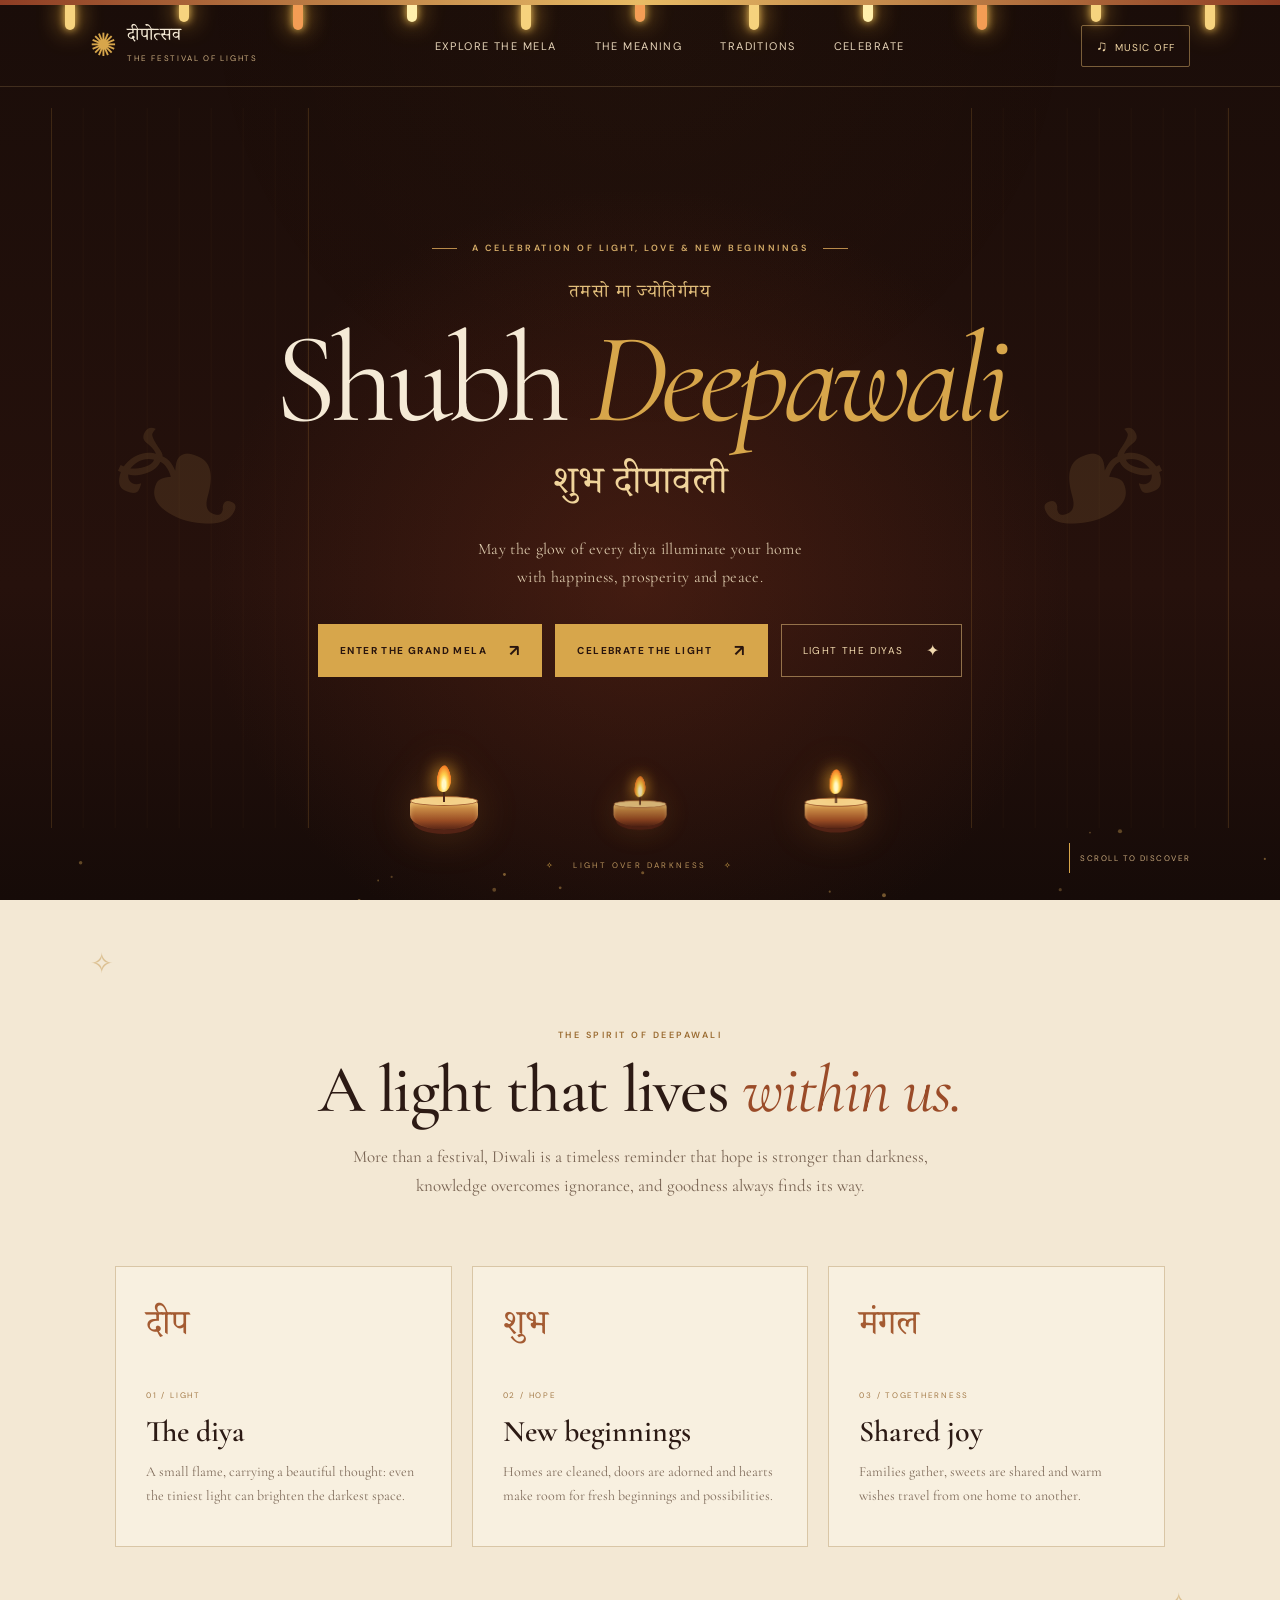
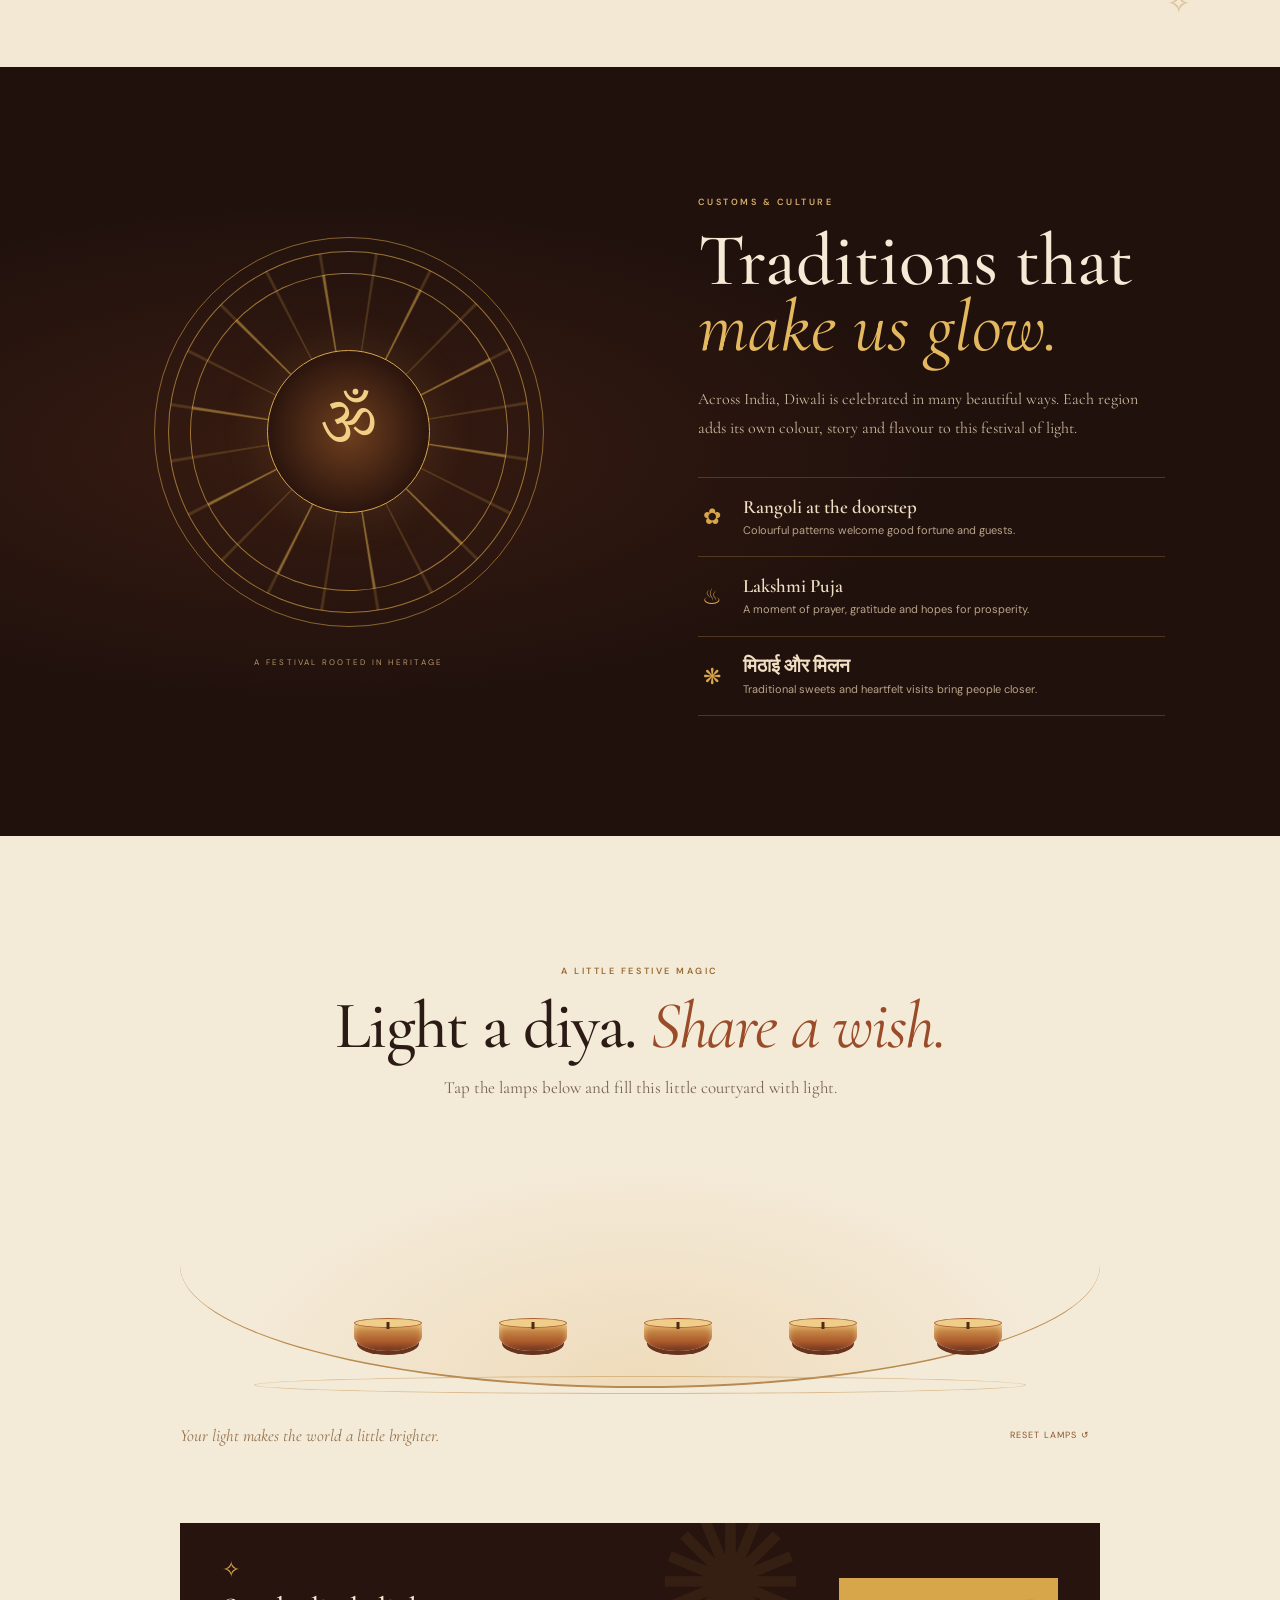
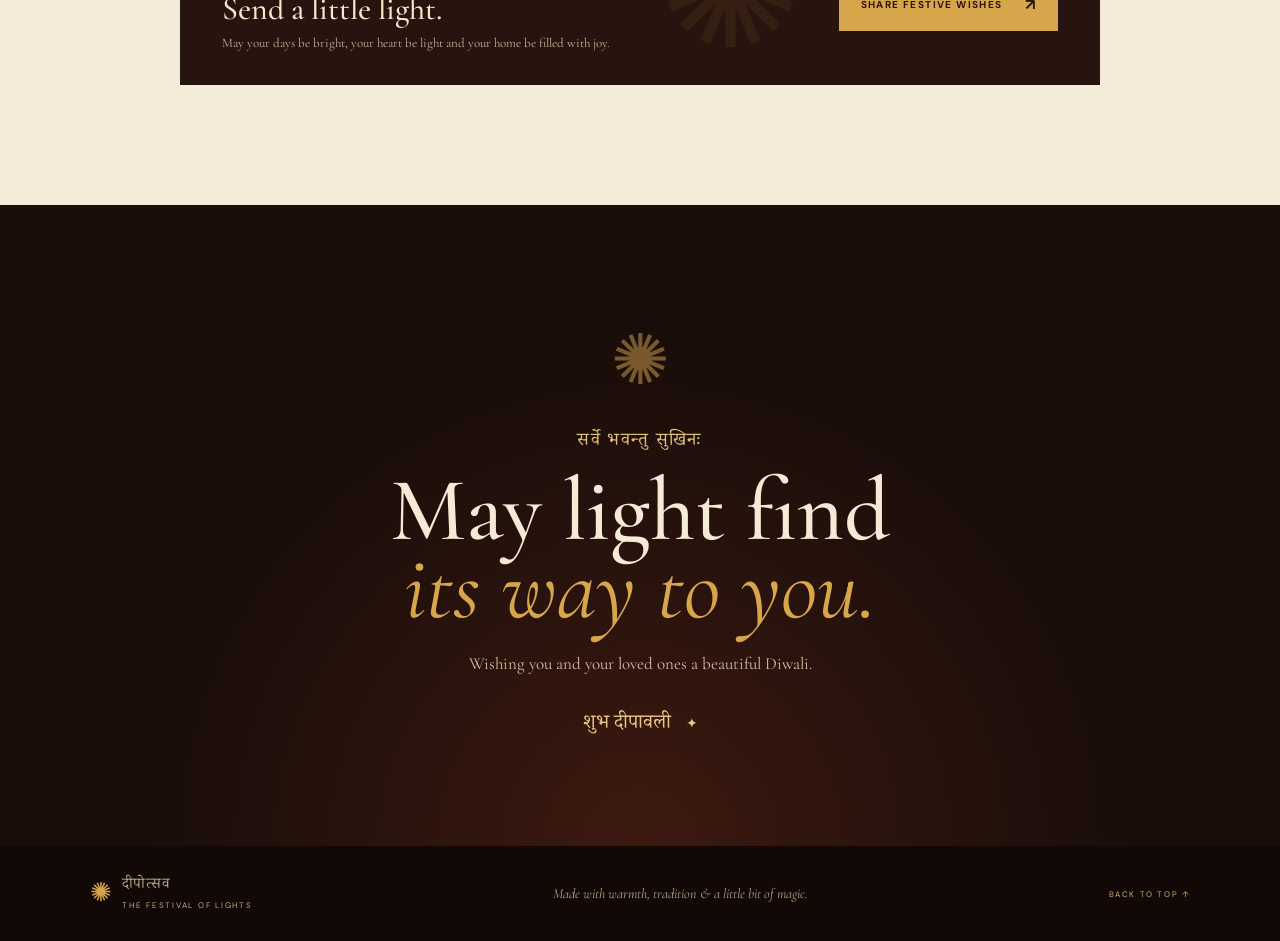
<file: index.html>
<!DOCTYPE html>
<html lang="en">
<head>
  <meta charset="UTF-8">
  <meta name="viewport" content="width=device-width, initial-scale=1.0">
  <meta name="theme-color" content="#190d0a">
  <meta name="description" content="Celebrate the Festival of Lights with a little Indian heritage, warmth and wonder. Shubh Deepawali!">
  <title>Shubh Deepawali | Festival of Lights</title>
  <link rel="preconnect" href="https://fonts.googleapis.com">
  <link rel="preconnect" href="https://fonts.gstatic.com" crossorigin>
  <link href="https://fonts.googleapis.com/css2?family=Cormorant+Garamond:wght@400;500;600;700&family=DM+Sans:wght@400;500;600;700&family=Noto+Serif+Devanagari:wght@400;500;600;700&display=swap" rel="stylesheet">
  <link rel="stylesheet" href="style.css">
</head>
<body>
  <div class="ambient-glow" aria-hidden="true"></div>
  <div class="top-border" aria-hidden="true"></div>
  <header class="site-header">
    <a class="brand" href="#home" aria-label="Deepawali home">
      <span class="brand-mark">✺</span>
      <span>दीपोत्सव <small>THE FESTIVAL OF LIGHTS</small></span>
    </a>
    <nav class="desktop-nav" aria-label="Main navigation">
      <a href="mela.html">Explore the Mela</a>
      <a href="#meaning">The Meaning</a>
      <a href="#traditions">Traditions</a>
      <a href="#celebrate">Celebrate</a>
    </nav>
    <div class="header-actions">
      <button class="icon-button" id="musicToggle" type="button" aria-pressed="false" aria-label="Turn ambient music on">
        <span class="music-icon">♫</span><span class="music-label">Music off</span>
      </button>
      <button class="menu-toggle" id="menuToggle" type="button" aria-label="Open menu" aria-expanded="false"><span></span><span></span></button>
    </div>
  </header>

  <main>
    <section class="hero" id="home">
      <div class="hero-ornament ornament-left" aria-hidden="true">❧</div>
      <div class="hero-ornament ornament-right" aria-hidden="true">❧</div>
      <div class="string-lights" aria-hidden="true">
        <span></span><span></span><span></span><span></span><span></span><span></span><span></span><span></span><span></span><span></span><span></span>
      </div>
      <div class="hero-content">
        <p class="eyebrow"><span></span> A CELEBRATION OF LIGHT, LOVE & NEW BEGINNINGS <span></span></p>
        <p class="devanagari-kicker">तमसो मा ज्योतिर्गमय</p>
        <h1>Shubh <em>Deepawali</em></h1>
        <p class="hero-hindi">शुभ दीपावली</p>
        <p class="hero-copy">May the glow of every diya illuminate your home<br class="desktop-break"> with happiness, prosperity and peace.</p>
        <div class="hero-buttons">
          <a class="button button-gold" href="mela.html">Enter the Grand Mela <span>↗</span></a>
          <a class="button button-gold" href="#celebrate">Celebrate the Light <span>↗</span></a>
          <button class="button button-quiet" id="lightAllButton" type="button">Light the diyas <span>✦</span></button>
        </div>
      </div>
      <div class="hero-diyas" aria-label="Decorative glowing oil lamps">
        <div class="diya-wrap diya-one"><div class="diya"><i class="flame"></i><b></b><span></span></div></div>
        <div class="diya-wrap diya-two"><div class="diya"><i class="flame"></i><b></b><span></span></div></div>
        <div class="diya-wrap diya-three"><div class="diya"><i class="flame"></i><b></b><span></span></div></div>
      </div>
      <div class="hero-bottom-note"><span>✧</span> LIGHT OVER DARKNESS <span>✧</span></div>
      <a class="scroll-cue" href="#meaning" aria-label="Scroll to discover"><span></span> SCROLL TO DISCOVER</a>
    </section>

    <section class="meaning section-pad" id="meaning">
      <div class="section-heading">
        <p class="eyebrow dark-eyebrow">THE SPIRIT OF DEEPAWALI</p>
        <h2>A light that lives <em>within us.</em></h2>
        <p>More than a festival, Diwali is a timeless reminder that hope is stronger than darkness, knowledge overcomes ignorance, and goodness always finds its way.</p>
      </div>
      <div class="meaning-grid">
        <article class="meaning-card">
          <div class="card-symbol">दीप</div>
          <span class="card-number">01 / LIGHT</span>
          <h3>The diya</h3>
          <p>A small flame, carrying a beautiful thought: even the tiniest light can brighten the darkest space.</p>
        </article>
        <article class="meaning-card">
          <div class="card-symbol">शुभ</div>
          <span class="card-number">02 / HOPE</span>
          <h3>New beginnings</h3>
          <p>Homes are cleaned, doors are adorned and hearts make room for fresh beginnings and possibilities.</p>
        </article>
        <article class="meaning-card">
          <div class="card-symbol">मंगल</div>
          <span class="card-number">03 / TOGETHERNESS</span>
          <h3>Shared joy</h3>
          <p>Families gather, sweets are shared and warm wishes travel from one home to another.</p>
        </article>
      </div>
    </section>

    <section class="traditions section-pad" id="traditions">
      <div class="traditions-art" aria-hidden="true">
        <div class="mandala"><div class="mandala-inner"><span>ॐ</span></div></div>
        <div class="art-caption">A FESTIVAL ROOTED IN HERITAGE</div>
      </div>
      <div class="traditions-copy">
        <p class="eyebrow">CUSTOMS & CULTURE</p>
        <h2>Traditions that<br><em>make us glow.</em></h2>
        <p class="traditions-intro">Across India, Diwali is celebrated in many beautiful ways. Each region adds its own colour, story and flavour to this festival of light.</p>
        <div class="tradition-list">
          <div><span class="tradition-icon">✿</span><p><strong>Rangoli at the doorstep</strong><small>Colourful patterns welcome good fortune and guests.</small></p></div>
          <div><span class="tradition-icon">♨</span><p><strong>Lakshmi Puja</strong><small>A moment of prayer, gratitude and hopes for prosperity.</small></p></div>
          <div><span class="tradition-icon">❋</span><p><strong> मिठाई और मिलन</strong><small>Traditional sweets and heartfelt visits bring people closer.</small></p></div>
        </div>
      </div>
    </section>

    <section class="interactive section-pad" id="celebrate">
      <div class="interactive-heading">
        <p class="eyebrow dark-eyebrow">A LITTLE FESTIVE MAGIC</p>
        <h2>Light a diya. <em>Share a wish.</em></h2>
        <p>Tap the lamps below and fill this little courtyard with light.</p>
      </div>
      <div class="diya-courtyard" id="diyaCourtyard">
        <div class="courtyard-lights" aria-hidden="true"></div>
        <div class="courtyard-diya" role="button" tabindex="0" aria-label="Light diya 1" aria-pressed="false"><div class="flame"></div><div class="lamp-bowl"><span></span></div></div>
        <div class="courtyard-diya" role="button" tabindex="0" aria-label="Light diya 2" aria-pressed="false"><div class="flame"></div><div class="lamp-bowl"><span></span></div></div>
        <div class="courtyard-diya" role="button" tabindex="0" aria-label="Light diya 3" aria-pressed="false"><div class="flame"></div><div class="lamp-bowl"><span></span></div></div>
        <div class="courtyard-diya" role="button" tabindex="0" aria-label="Light diya 4" aria-pressed="false"><div class="flame"></div><div class="lamp-bowl"><span></span></div></div>
        <div class="courtyard-diya" role="button" tabindex="0" aria-label="Light diya 5" aria-pressed="false"><div class="flame"></div><div class="lamp-bowl"><span></span></div></div>
      </div>
      <div class="courtyard-controls">
        <p id="diyaMessage" aria-live="polite">Your light makes the world a little brighter.</p>
        <button class="text-button" id="resetDiyas" type="button">Reset lamps ↺</button>
      </div>
      <div class="wish-panel">
        <div class="wish-copy"><span class="wish-star">✧</span><h3>Send a little light.</h3><p>May your days be bright, your heart be light and your home be filled with joy.</p></div>
        <button class="button button-gold" id="shareWish" type="button">Share festive wishes <span>↗</span></button>
      </div>
    </section>

    <section class="closing">
      <div class="closing-decoration" aria-hidden="true">✺</div>
      <p class="devanagari-kicker">सर्वे भवन्तु सुखिनः</p>
      <h2>May light find<br><em>its way to you.</em></h2>
      <p>Wishing you and your loved ones a beautiful Diwali.</p>
      <div class="closing-signoff">शुभ दीपावली <span>✦</span></div>
    </section>
  </main>

  <footer class="site-footer">
    <a class="brand footer-brand" href="#home"><span class="brand-mark">✺</span><span>दीपोत्सव <small>THE FESTIVAL OF LIGHTS</small></span></a>
    <p>Made with warmth, tradition & a little bit of magic.</p>
    <a href="#home" class="back-top">BACK TO TOP ↑</a>
  </footer>
  <canvas id="sparkCanvas" aria-hidden="true"></canvas>
  <script src="script.js"></script>
</body>
</html>
</file>
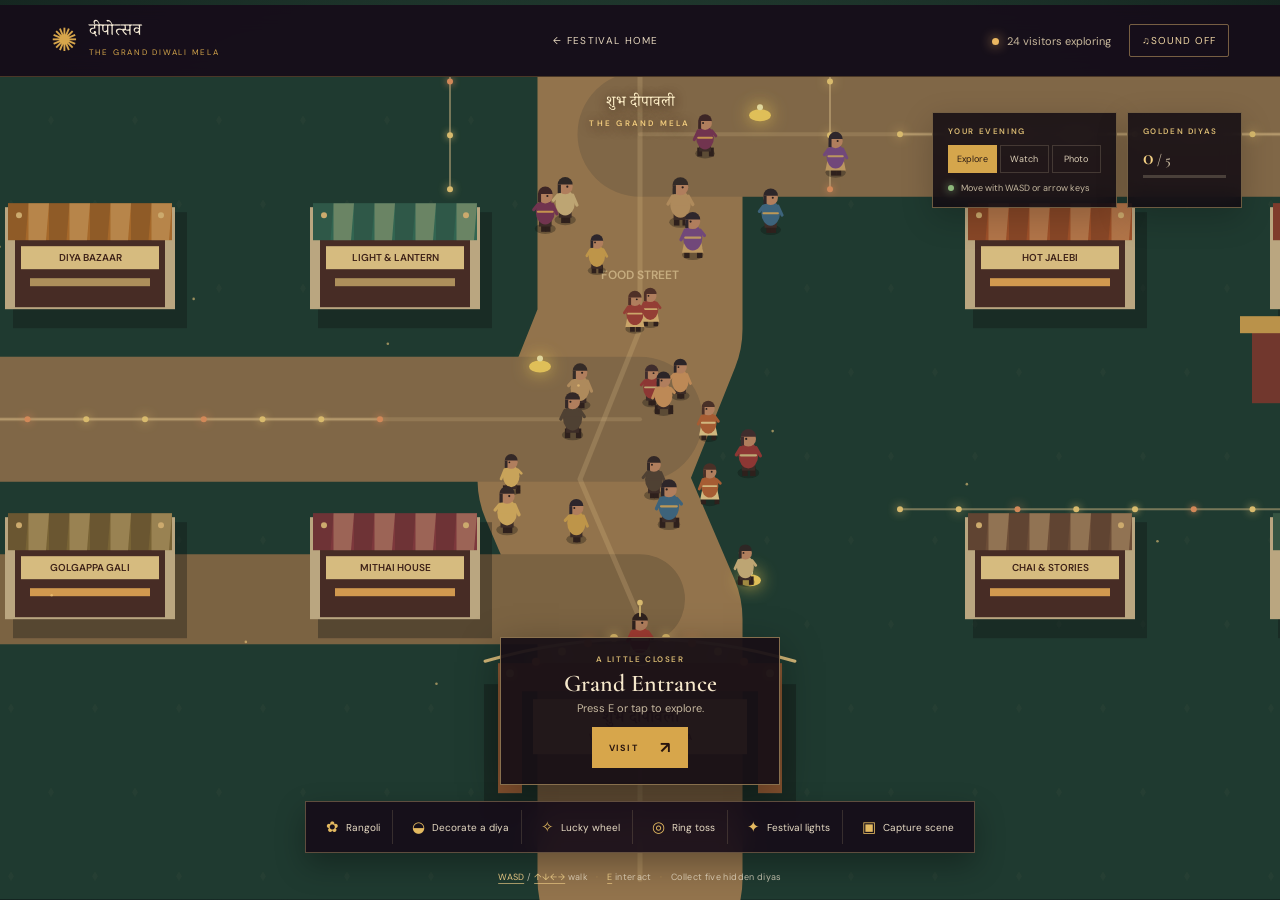
<file: mela.html>
<!DOCTYPE html>
<html lang="en">
<head>
  <meta charset="UTF-8">
  <meta name="viewport" content="width=device-width, initial-scale=1, viewport-fit=cover">
  <meta name="theme-color" content="#160d19">
  <meta name="description" content="Step into the Grand Diwali Mela: explore the fairground, meet its visitors and play festive games.">
  <title>The Grand Diwali Mela | दीपोत्सव</title>
  <link rel="preconnect" href="https://fonts.googleapis.com">
  <link rel="preconnect" href="https://fonts.gstatic.com" crossorigin>
  <link href="https://fonts.googleapis.com/css2?family=Cormorant+Garamond:wght@500;600;700&family=DM+Sans:wght@400;500;600;700&family=Noto+Serif+Devanagari:wght@500;600;700&display=swap" rel="stylesheet">
  <link rel="stylesheet" href="style.css">
  <link rel="stylesheet" href="css/mela.css">
</head>
<body class="mela-page">
  <header class="site-header mela-header">
    <a class="brand" href="index.html" aria-label="Deepawali home">
      <span class="brand-mark">✺</span>
      <span>दीपोत्सव <small>THE GRAND DIWALI MELA</small></span>
    </a>
    <a class="mela-back-link" href="index.html">← Festival home</a>
    <div class="mela-header-actions">
      <span class="visitor-count" id="visitorCount" aria-live="polite">Visitors are arriving</span>
      <button class="icon-button mela-audio-toggle" id="melaAudioToggle" type="button" aria-pressed="false" aria-label="Turn festival music on">
        <span aria-hidden="true">♫</span><span class="mela-audio-label">Sound off</span>
      </button>
    </div>
  </header>
  <main class="mela-game" id="melaGame">
    <canvas id="melaCanvas" aria-label="Interactive Diwali fairground. Use the arrow keys or WASD to explore."></canvas>
    <div class="mela-title-card" aria-hidden="true"><span>शुभ दीपावली</span><strong>THE GRAND MELA</strong></div>
    <div class="game-hud">
      <div class="hud-card mode-card">
        <span class="hud-kicker">YOUR EVENING</span>
        <div class="mode-switch" role="group" aria-label="Experience mode">
          <button type="button" data-mode="explore" aria-pressed="true">Explore</button>
          <button type="button" data-mode="watch" aria-pressed="false">Watch</button>
          <button type="button" data-mode="photographer" aria-pressed="false">Photo</button>
        </div>
        <div class="visitor-note"><span class="live-dot"></span><span id="modeStatus">Move with WASD or arrow keys</span></div>
      </div>
      <div class="hud-card mela-progress">
        <span class="hud-kicker">GOLDEN DIYAS</span>
        <strong><span id="diyaCount">0</span><small> / 5</small></strong>
        <span class="progress-track"><span id="diyaProgress"></span></span>
      </div>
    </div>
    <div class="mela-toast" id="melaToast" role="status" aria-live="polite"></div>
    <div class="nearby-card" id="nearbyCard" hidden>
      <span class="nearby-kicker">A LITTLE CLOSER</span>
      <strong id="nearbyTitle">A mela stall</strong>
      <p id="nearbyDescription">Press E or tap to explore.</p>
      <button class="button button-gold nearby-button" id="nearbyButton" type="button">Visit <span>↗</span></button>
    </div>
    <div class="touch-controls" aria-label="Touch movement controls">
      <button type="button" data-direction="up" aria-label="Walk up">▲</button>
      <div>
        <button type="button" data-direction="left" aria-label="Walk left">◀</button>
        <button type="button" data-direction="down" aria-label="Walk down">▼</button>
        <button type="button" data-direction="right" aria-label="Walk right">▶</button>
      </div>
    </div>
    <div class="mela-toolbar" role="toolbar" aria-label="Festival activities">
      <button type="button" data-activity="rangoli"><span aria-hidden="true">✿</span> Rangoli</button>
      <button type="button" data-activity="diya"><span aria-hidden="true">◒</span> Decorate a diya</button>
      <button type="button" data-activity="wheel"><span aria-hidden="true">✧</span> Lucky wheel</button>
      <button type="button" data-activity="ring"><span aria-hidden="true">◎</span> Ring toss</button>
      <button type="button" id="festivalButton"><span aria-hidden="true">✦</span> Festival lights</button>
      <button type="button" id="photoButton"><span aria-hidden="true">▣</span> Capture scene</button>
    </div>
    <p class="game-hint"><kbd>WASD</kbd> / <kbd>↑↓←→</kbd> walk <span>·</span> <kbd>E</kbd> interact <span>·</span> Collect five hidden diyas</p>
    <div class="game-modal" id="gameModal" role="dialog" aria-modal="true" aria-labelledby="modalTitle" hidden>
      <div class="modal-backdrop" data-close-modal></div>
      <section class="modal-panel">
        <button class="modal-close" type="button" aria-label="Close activity" data-close-modal>×</button>
        <div class="modal-content" id="modalContent"></div>
      </section>
    </div>
    <div class="photo-flash" id="photoFlash" aria-hidden="true"></div>
  </main>
  <script src="js/world.js"></script>
  <script src="js/characters.js"></script>
  <script src="js/movement.js"></script>
  <script src="js/activities.js"></script>
  <script src="js/audio.js"></script>
  <script src="js/effects.js"></script>
  <script src="js/mela.js"></script>
</body>
</html>
</file>
<file: style.css>
/* Deepawali — Royal Indian heritage theme */
:root{--night:#190d0a;--night2:#24110d;--maroon:#67251d;--red:#8d3825;--gold:#d7a64b;--gold-light:#f6d99b;--ivory:#f5ead6;--ink:#2c1a14;--muted:#8d7562;--serif:"Cormorant Garamond",Georgia,serif;--sans:"DM Sans",sans-serif;--dev:"Noto Serif Devanagari",serif}
*{box-sizing:border-box}html{scroll-behavior:smooth;scroll-padding-top:90px}body{margin:0;background:var(--ivory);color:var(--ink);font-family:var(--sans);overflow-x:hidden}button,a{-webkit-tap-highlight-color:transparent}a{color:inherit;text-decoration:none}button{font:inherit}.ambient-glow{position:fixed;inset:0;pointer-events:none;z-index:8;opacity:.18;background:radial-gradient(circle at 50% 0,rgba(244,183,76,.12),transparent 42%)}.top-border{height:5px;background:linear-gradient(90deg,#8e3d24,#e7bb65,#8e3d24);position:absolute;top:0;left:0;right:0;z-index:20}
.site-header{height:82px;padding:0 7vw;display:flex;align-items:center;justify-content:space-between;position:absolute;top:5px;left:0;right:0;z-index:15;color:var(--ivory);border-bottom:1px solid rgba(238,196,121,.18)}.brand{display:flex;align-items:center;gap:10px;font-family:var(--dev);font-size:18px;line-height:1.1;letter-spacing:.03em}.brand-mark{font-family:var(--serif);font-size:32px;color:var(--gold)}.brand small{display:block;font:8px var(--sans);letter-spacing:.22em;color:#c7a97d;margin-top:5px}.desktop-nav{display:flex;gap:38px;font-size:11px;letter-spacing:.13em;text-transform:uppercase;color:#e7d5b9}.desktop-nav a{transition:color .25s}.desktop-nav a:hover{color:var(--gold-light)}.header-actions{display:flex;align-items:center;gap:12px}.icon-button{background:transparent;border:1px solid rgba(237,194,119,.45);border-radius:2px;color:#f0d6a5;padding:10px 14px;font-size:10px;letter-spacing:.1em;text-transform:uppercase;cursor:pointer}.music-icon{font-size:15px;margin-right:7px}.icon-button[aria-pressed=true]{background:rgba(215,166,75,.17);border-color:var(--gold)}.menu-toggle{display:none;background:none;border:0;padding:8px}.menu-toggle span{display:block;width:23px;height:1px;background:var(--gold);margin:6px}
.hero{min-height:790px;height:100svh;max-height:980px;background:radial-gradient(ellipse at 50% 65%,rgba(129,51,28,.32),transparent 48%),linear-gradient(180deg,#1a0d09 0%,#26110c 65%,#160b08 100%);color:var(--ivory);position:relative;display:flex;align-items:center;justify-content:center;overflow:hidden}.hero:before,.hero:after{content:"";position:absolute;top:12%;bottom:8%;width:20%;opacity:.2;border:1px solid #c48b3d;border-top:0;border-bottom:0;pointer-events:none}.hero:before{left:4%;background:repeating-linear-gradient(90deg,transparent 0 30px,rgba(207,155,73,.12) 31px 32px)}.hero:after{right:4%;background:repeating-linear-gradient(90deg,transparent 0 30px,rgba(207,155,73,.12) 31px 32px)}.hero-content{position:relative;z-index:3;text-align:center;padding:130px 20px 120px;animation:rise .9s both}.eyebrow{font-size:9px;letter-spacing:.28em;font-weight:600;color:#d6ad69}.eyebrow span{display:inline-block;width:25px;height:1px;background:#b98b4b;vertical-align:middle;margin:0 10px}.devanagari-kicker{font:18px var(--dev);color:#e3bf7c;letter-spacing:.08em;margin:26px 0 8px}.hero h1{font:400 clamp(62px,10vw,132px)/.88 var(--serif);letter-spacing:-.045em;margin:16px 0 12px}.hero h1 em,.section-heading h2 em,.traditions-copy h2 em,.interactive-heading h2 em,.closing h2 em{font-weight:400;color:var(--gold);font-style:italic}.hero-hindi{font:clamp(25px,4vw,39px) var(--dev);color:#f0d49b;margin:20px 0 18px}.hero-copy{font:16px/1.8 var(--serif);color:#d8c5a8;letter-spacing:.02em}.hero-buttons{display:flex;justify-content:center;gap:13px;margin-top:32px}.button{display:inline-flex;align-items:center;justify-content:center;gap:22px;padding:15px 21px;font-size:10px;letter-spacing:.14em;text-transform:uppercase;cursor:pointer;transition:transform .25s,background .25s,border-color .25s}.button:hover{transform:translateY(-3px)}.button-gold{background:var(--gold);color:#29150e;border:1px solid var(--gold);font-weight:700}.button-gold:hover{background:#f0c978}.button-quiet{border:1px solid rgba(228,190,124,.55);color:#f1d9ae;background:transparent}.button-quiet:hover{background:rgba(215,166,75,.12)}.button span{font-size:16px}.string-lights{position:absolute;z-index:2;top:0;left:-2%;width:104%;height:105px;border-top:2px solid rgba(211,164,90,.5);border-radius:0 0 50% 50%;display:flex;justify-content:space-around;padding:0 3%}.string-lights span{height:28px;width:10px;border-radius:0 0 8px 8px;background:#f6d37e;box-shadow:0 0 8px #f8c75d,0 0 24px #ffb83c;animation:blink 1.8s infinite alternate;transform-origin:top}.string-lights span:nth-child(3n){animation-delay:.7s;background:#f39d55}.string-lights span:nth-child(4n){animation-delay:1.2s;background:#fff0ae}.string-lights span:nth-child(2n){height:20px;animation-duration:2.5s}.hero-ornament{position:absolute;top:42%;font:180px var(--serif);color:rgba(216,168,91,.13)}.ornament-left{left:8%;transform:rotate(25deg)}.ornament-right{right:8%;transform:scaleX(-1) rotate(25deg)}.hero-diyas{position:absolute;bottom:70px;left:0;right:0;display:flex;justify-content:center;align-items:end;gap:clamp(38px,10vw,150px);z-index:4}.diya-wrap{filter:drop-shadow(0 0 20px rgba(238,151,51,.2))}.diya{width:68px;height:30px;background:linear-gradient(180deg,#e8b45c,#9a4d24 68%,#542315);border-radius:5px 5px 50% 50%;position:relative;box-shadow:inset 0 4px 5px rgba(255,226,157,.45),0 7px 0 -3px #542315}.diya:before{content:"";position:absolute;top:-4px;left:0;right:0;height:8px;border-radius:50%;background:#f4d28c;border:1px solid #9c572d}.diya b{position:absolute;top:-8px;left:50%;height:10px;width:2px;background:#4c2617;transform:translateX(-50%)}.diya .flame{position:absolute;top:-35px;left:50%;width:15px;height:27px;transform:translateX(-50%);background:radial-gradient(ellipse at 50% 72%,#fff9c6 0 16%,#ffd34e 36%,#f27b24 68%,transparent 72%);border-radius:80% 10% 70% 50%;filter:drop-shadow(0 0 9px #ffb42e);animation:flame 1s ease-in-out infinite alternate}.diya-two{transform:scale(.78);opacity:.85}.diya-three{transform:scale(.92)}.hero-bottom-note{position:absolute;bottom:30px;left:0;right:0;text-align:center;font-size:8px;letter-spacing:.3em;color:#b9935c}.hero-bottom-note span{padding:0 13px;color:var(--gold)}.scroll-cue{position:absolute;bottom:27px;right:7vw;font-size:8px;letter-spacing:.18em;color:#c6a77b;display:flex;align-items:center;gap:10px}.scroll-cue span{width:1px;height:30px;background:var(--gold)}
.section-pad{padding:120px 9vw}.meaning{background:#f3e8d4;position:relative}.meaning:before,.meaning:after{content:"✧";position:absolute;color:#c79a51;font-size:28px;opacity:.5}.meaning:before{top:45px;left:7%}.meaning:after{bottom:45px;right:7%}.section-heading,.interactive-heading{text-align:center;max-width:690px;margin:0 auto 65px}.dark-eyebrow{color:#9a6b31}.section-heading h2,.interactive-heading h2{font:500 clamp(42px,6vw,67px)/.95 var(--serif);margin:17px 0 20px;letter-spacing:-.025em}.section-heading h2 em,.interactive-heading h2 em{color:#9a4b28}.section-heading>p:last-child,.interactive-heading>p:last-child{font:17px/1.75 var(--serif);color:#786352;max-width:600px;margin:0 auto}.meaning-grid{max-width:1100px;margin:auto;display:grid;grid-template-columns:repeat(3,1fr);gap:20px}.meaning-card{border:1px solid #d9c6a6;padding:34px 30px 38px;min-height:270px;background:rgba(255,251,241,.38);position:relative;transition:transform .3s,box-shadow .3s}.meaning-card:hover{transform:translateY(-6px);box-shadow:0 15px 35px rgba(83,49,26,.08)}.card-symbol{font:35px var(--dev);color:#a45b32;margin-bottom:26px}.card-number{font-size:8px;letter-spacing:.22em;color:#a47b49}.meaning-card h3{font:600 30px var(--serif);margin:10px 0}.meaning-card p{font:14px/1.7 var(--serif);color:#806d5c;margin:0}
.traditions{background:#21110d;color:var(--ivory);display:grid;grid-template-columns:1fr 1fr;gap:9vw;align-items:center;position:relative;overflow:hidden}.traditions:before{content:"";position:absolute;inset:0;background:radial-gradient(ellipse at 25% 50%,rgba(145,71,34,.2),transparent 45%);pointer-events:none}.traditions-art{min-height:480px;display:flex;flex-direction:column;align-items:center;justify-content:center;position:relative}.mandala{width:min(36vw,390px);aspect-ratio:1;border:1px solid rgba(215,166,75,.55);border-radius:50%;display:grid;place-items:center;position:relative;animation:slowspin 100s linear infinite}.mandala:before,.mandala:after{content:"";position:absolute;inset:13px;border:1px solid rgba(215,166,75,.65);border-radius:50%;background:repeating-conic-gradient(from 0deg,transparent 0deg 8deg,rgba(215,166,75,.2) 8.5deg 9deg,transparent 9.5deg 18deg)}.mandala:after{inset:35px;transform:rotate(9deg);background:repeating-conic-gradient(transparent 0deg 17deg,rgba(215,166,75,.45) 17.5deg 18deg,transparent 18.5deg 36deg)}.mandala-inner{width:42%;height:42%;border:1px solid var(--gold);border-radius:50%;display:grid;place-items:center;position:relative;z-index:1;background:radial-gradient(circle,#70401f,#27120c 75%);box-shadow:0 0 50px rgba(215,166,75,.14)}.mandala-inner span{font:clamp(35px,5vw,64px) var(--dev);color:#f2cf85}.art-caption{font-size:8px;letter-spacing:.28em;color:#b99765;margin-top:30px}.traditions-copy{position:relative;z-index:1;max-width:540px}.traditions-copy h2{font:500 clamp(48px,6vw,74px)/.9 var(--serif);margin:20px 0 24px}.traditions-copy h2 em{color:#e4b85e}.traditions-intro{font:16px/1.8 var(--serif);color:#c9b69b;max-width:480px}.tradition-list{margin-top:34px;border-top:1px solid rgba(215,166,75,.25)}.tradition-list>div{display:flex;align-items:center;gap:17px;padding:17px 0;border-bottom:1px solid rgba(215,166,75,.25)}.tradition-icon{color:var(--gold);font-size:22px;width:28px;text-align:center}.tradition-list p{margin:0}.tradition-list strong{display:block;font:600 19px var(--serif);color:#f0dfc2}.tradition-list small{display:block;font:11px/1.6 var(--sans);color:#b9a48a;margin-top:4px}
.interactive{background:#f4ead8}.interactive-heading{margin-bottom:40px}.interactive-heading h2{margin-bottom:15px}.diya-courtyard{max-width:920px;margin:0 auto;min-height:245px;padding:52px 25px 35px;display:flex;justify-content:center;align-items:flex-end;gap:clamp(22px,7vw,75px);position:relative;border-bottom:2px solid #b98a50;border-radius:0 0 50% 50%;background:radial-gradient(ellipse at 50% 100%,rgba(216,159,68,.2),transparent 65%)}.diya-courtyard:before{content:"";position:absolute;left:8%;right:8%;bottom:-8px;height:16px;border:1px solid #c99d5d;border-radius:50%;opacity:.6}.courtyard-diya{width:70px;height:85px;position:relative;cursor:pointer;display:flex;align-items:flex-end;justify-content:center;outline:none;transition:transform .25s}.courtyard-diya:hover{transform:translateY(-6px)}.lamp-bowl{width:68px;height:29px;border-radius:5px 5px 50% 50%;background:linear-gradient(#dca95a,#a9582b 70%,#6b321d);box-shadow:inset 0 4px 6px rgba(255,236,181,.55),0 7px 0 -3px #69331e;position:relative}.lamp-bowl:before{content:"";position:absolute;left:0;right:0;top:-4px;height:8px;border-radius:50%;background:#f0ce89;border:1px solid #a65d2f}.lamp-bowl span{position:absolute;left:50%;top:0;width:3px;height:7px;background:#4c2919;transform:translateX(-50%)}.courtyard-diya .flame{position:absolute;bottom:32px;width:17px;height:30px;background:radial-gradient(ellipse at 50% 72%,#fff9cf 0 15%,#ffd34e 35%,#ed7926 68%,transparent 72%);border-radius:80% 10% 70% 50%;filter:drop-shadow(0 0 9px #ffb42e);opacity:0;transform:scale(.2);transition:opacity .3s,transform .3s;animation:flame 1s ease-in-out infinite alternate}.courtyard-diya.lit .flame{opacity:1;transform:scale(1)}.courtyard-diya.lit{filter:drop-shadow(0 0 15px rgba(241,165,51,.4))}.courtyard-controls{max-width:920px;margin:20px auto 60px;display:flex;align-items:center;justify-content:space-between}.courtyard-controls p{font:italic 17px var(--serif);color:#92724c}.text-button{border:0;background:transparent;color:#8c542c;text-transform:uppercase;letter-spacing:.13em;font-size:9px;cursor:pointer;padding:10px}.wish-panel{max-width:920px;margin:0 auto;background:#28140e;color:#f5e7cd;padding:32px 42px;display:flex;align-items:center;justify-content:space-between;gap:25px;position:relative;overflow:hidden}.wish-panel:after{content:"✺";position:absolute;right:32%;top:-55px;font-size:180px;color:rgba(216,166,75,.08)}.wish-copy{position:relative;z-index:1}.wish-star{color:var(--gold);font-size:22px}.wish-copy h3{font:500 32px var(--serif);margin:5px 0}.wish-copy p{font:13px/1.6 var(--serif);color:#c8b496;margin:0}.wish-panel .button{position:relative;z-index:1;white-space:nowrap}
.closing{background:radial-gradient(ellipse at 50% 100%,rgba(129,51,28,.34),transparent 55%),#190d0a;color:var(--ivory);text-align:center;padding:110px 20px 105px;position:relative;overflow:hidden}.closing-decoration{font-size:70px;color:rgba(216,166,75,.5);animation:slowspin 45s linear infinite}.closing .devanagari-kicker{margin:22px 0 16px}.closing h2{font:500 clamp(55px,8vw,90px)/.86 var(--serif);margin:0}.closing h2 em{color:var(--gold)}.closing>p:not(.devanagari-kicker){font:17px var(--serif);color:#d1bea1;margin:26px 0}.closing-signoff{font:20px var(--dev);color:#e8c77f;margin-top:35px}.closing-signoff span{font-size:14px;padding-left:10px}.site-footer{background:#120906;color:#b9a184;min-height:95px;padding:25px 7vw;display:flex;align-items:center;justify-content:space-between;gap:20px}.footer-brand{font-size:15px}.footer-brand .brand-mark{font-size:26px}.site-footer>p{font:italic 14px var(--serif);margin:0}.back-top{font-size:8px;letter-spacing:.2em;color:#d3ad6b}#sparkCanvas{position:fixed;inset:0;pointer-events:none;z-index:7;width:100%;height:100%}
@keyframes flame{0%{transform:translateX(-50%) rotate(-3deg) scale(.95);filter:drop-shadow(0 0 7px #ffb42e)}100%{transform:translateX(-50%) rotate(4deg) scale(1.06);filter:drop-shadow(0 0 13px #ffc34b)}}.courtyard-diya .flame{transform:scale(.2)}.courtyard-diya.lit .flame{animation:littleflame 1s ease-in-out infinite alternate}@keyframes littleflame{from{transform:rotate(-3deg) scale(.96)}to{transform:rotate(4deg) scale(1.07)}}@keyframes blink{0%,100%{opacity:.55;filter:brightness(.8)}50%{opacity:1;filter:brightness(1.5)}}@keyframes rise{from{opacity:0;transform:translateY(20px)}to{opacity:1;transform:translateY(0)}}@keyframes slowspin{to{transform:rotate(360deg)}}
@media(max-width:800px){.site-header{padding:0 5vw;height:72px}.desktop-nav{gap:18px}.desktop-nav a{font-size:9px}.hero{min-height:720px}.hero-content{padding-top:110px}.hero-ornament{font-size:120px}.section-pad{padding:90px 6vw}.traditions{gap:4vw}.traditions-art{min-height:380px}.meaning-grid{gap:12px}.meaning-card{padding:25px 20px}.wish-panel{padding:28px}.site-footer{padding:25px 5vw}}
@media(max-width:620px){.site-header{height:66px}.brand{font-size:15px}.brand-mark{font-size:27px}.brand small{font-size:7px}.desktop-nav{display:none;position:absolute;top:66px;left:0;right:0;background:#1b0d09;padding:22px 7vw;flex-direction:column;gap:20px;border-bottom:1px solid rgba(215,166,75,.3)}.desktop-nav.open{display:flex}.menu-toggle{display:block}.music-label{display:none}.icon-button{padding:8px 11px}.hero{height:820px;min-height:740px;max-height:900px}.hero-content{padding:125px 18px 160px}.hero .eyebrow{font-size:7px;letter-spacing:.16em;line-height:1.8}.hero .eyebrow span{width:12px;margin:0 5px}.hero h1{font-size:clamp(59px,16vw,88px)}.hero-copy{font-size:15px}.hero-buttons{flex-direction:column;align-items:center}.hero-buttons .button{width:min(270px,85vw)}.hero-diyas{bottom:78px;gap:32px}.diya{width:54px;height:25px}.diya .flame{top:-30px}.diya-two{transform:scale(.7)}.diya-three{transform:scale(.82)}.hero-bottom-note{bottom:28px}.scroll-cue{display:none}.hero-ornament{top:35%;font-size:90px}.meaning-grid{grid-template-columns:1fr}.meaning-card{min-height:0;padding:27px}.section-heading{margin-bottom:40px}.section-pad{padding:78px 7vw}.section-heading h2,.interactive-heading h2{font-size:49px}.traditions{grid-template-columns:1fr;gap:28px}.traditions-art{min-height:280px}.mandala{width:min(72vw,300px)}.traditions-copy h2{font-size:58px}.tradition-list strong{font-size:18px}.interactive-heading{margin-bottom:25px}.diya-courtyard{min-height:190px;padding:40px 8px 28px;gap:clamp(10px,4vw,25px)}.courtyard-diya{width:53px;height:70px}.lamp-bowl{width:51px;height:24px}.courtyard-diya .flame{bottom:28px;width:14px;height:25px}.courtyard-controls{margin:14px auto 42px;gap:10px}.courtyard-controls p{font-size:14px}.wish-panel{flex-direction:column;align-items:flex-start;padding:27px 24px}.wish-panel .button{width:100%}.closing{padding:85px 20px}.site-footer{flex-wrap:wrap;justify-content:center;text-align:center}.site-footer>p{order:3;width:100%}.back-top{margin-left:auto}.footer-brand{margin-right:auto}}
@media(prefers-reduced-motion:reduce){*,*::before,*::after{scroll-behavior:auto!important;animation-duration:.01ms!important;animation-iteration-count:1!important;transition-duration:.01ms!important}}
</file>
<file: css/mela.css>
:root {
  --mela-night: #160d19;
  --mela-gold: #d5a64c;
  --mela-ivory: #f5ebd6;
  --mela-shadow: rgba(15, 9, 17, .84);
}

.mela-page {
  height: 100%;
  min-height: 100%;
  overflow: hidden;
  background: var(--mela-night);
  color: var(--mela-ivory);
  overscroll-behavior: none;
  touch-action: manipulation;
}

.mela-header {
  position: fixed;
  top: 5px;
  height: 72px;
  padding: 0 clamp(16px, 4vw, 64px);
  background: rgba(22, 13, 25, .92);
  border-bottom-color: rgba(213, 166, 76, .27);
  backdrop-filter: blur(12px);
}

.mela-header .brand { font-size: 17px; }
.mela-header .brand small { color: #d5a64c; }
.mela-back-link {
  color: #e5d6bd;
  font: 10px var(--sans);
  letter-spacing: .13em;
  text-transform: uppercase;
}
.mela-back-link:hover { color: var(--mela-gold); }
.mela-header-actions { display: flex; align-items: center; gap: 18px; }
.visitor-count { color: #c9b99d; font: 11px var(--sans); }
.visitor-count:before { content: ""; display: inline-block; width: 7px; height: 7px; margin-right: 8px; border-radius: 50%; background: #eab761; box-shadow: 0 0 12px #eab761; }
.mela-audio-toggle { padding: 9px 12px; }

.mela-game {
  position: relative;
  width: 100%;
  height: 100svh;
  min-height: 520px;
  padding-top: 77px;
  overflow: hidden;
  isolation: isolate;
  background: radial-gradient(ellipse at 50% 48%, #34513c 0, #233e32 48%, #14241f 100%);
  touch-action: none;
}

#melaCanvas {
  display: block;
  position: absolute;
  inset: 77px 0 0;
  width: 100%;
  height: calc(100% - 77px);
  touch-action: none;
}

.mela-title-card {
  position: absolute;
  top: 92px;
  left: 50%;
  transform: translateX(-50%);
  z-index: 1;
  display: flex;
  flex-direction: column;
  align-items: center;
  gap: 3px;
  color: #fff0c8;
  text-shadow: 0 2px 12px #2b1a13;
  pointer-events: none;
}
.mela-title-card span { font: 15px var(--dev); }
.mela-title-card strong { color: #f1cc7d; font: 600 8px var(--sans); letter-spacing: .28em; }

.game-hud {
  position: absolute;
  z-index: 2;
  top: 112px;
  right: clamp(14px, 3vw, 48px);
  display: flex;
  gap: 10px;
}
.hud-card {
  min-width: 185px;
  border: 1px solid rgba(232, 195, 126, .42);
  background: var(--mela-shadow);
  box-shadow: 0 10px 32px rgba(0, 0, 0, .2);
  padding: 13px 15px;
  backdrop-filter: blur(10px);
}
.hud-kicker, .nearby-kicker { display: block; color: #d8b972; font: 600 8px var(--sans); letter-spacing: .2em; }
.mode-switch { display: flex; gap: 3px; margin-top: 9px; }
.mode-switch button {
  flex: 1;
  border: 1px solid rgba(241, 220, 184, .17);
  padding: 7px 8px;
  background: transparent;
  color: #ddd0b8;
  font: 9px var(--sans);
  cursor: pointer;
}
.mode-switch button[aria-pressed="true"] { border-color: var(--mela-gold); color: #2b1b15; background: var(--mela-gold); }
.visitor-note { display: flex; align-items: center; gap: 7px; margin-top: 9px; color: #c4b79f; font: 9px var(--sans); }
.live-dot { width: 6px; height: 6px; border-radius: 50%; background: #8db77a; box-shadow: 0 0 8px #8db77a; }
.mela-progress { min-width: 115px; }
.mela-progress strong { display: block; margin-top: 8px; color: #f4d184; font: 600 22px var(--serif); }
.mela-progress strong small { color: #c7b89e; font-size: 14px; }
.progress-track { display: block; width: 100%; height: 3px; margin-top: 5px; background: rgba(240, 223, 190, .2); }
.progress-track span { display: block; width: 0; height: 100%; background: #f2c56c; transition: width .3s; }

.mela-toolbar {
  position: absolute;
  z-index: 3;
  bottom: 47px;
  left: 50%;
  display: flex;
  gap: 7px;
  width: max-content;
  max-width: calc(100% - 30px);
  padding: 8px;
  transform: translateX(-50%);
  border: 1px solid rgba(228, 193, 128, .35);
  background: rgba(22, 13, 25, .91);
  box-shadow: 0 12px 30px rgba(0, 0, 0, .3);
  backdrop-filter: blur(12px);
}
.mela-toolbar button {
  display: flex;
  align-items: center;
  gap: 7px;
  border: 0;
  border-right: 1px solid rgba(222, 194, 146, .17);
  padding: 7px 12px;
  background: transparent;
  color: #e8dcc5;
  white-space: nowrap;
  font: 10px var(--sans);
  cursor: pointer;
  transition: color .2s, background .2s;
}
.mela-toolbar button:last-child { border-right: 0; }
.mela-toolbar button:hover, .mela-toolbar button:focus-visible { color: #f2cf7d; background: rgba(213, 166, 76, .11); }
.mela-toolbar button span { color: #e3b960; font-size: 15px; }
.game-hint {
  position: absolute;
  z-index: 1;
  bottom: 17px;
  left: 50%;
  margin: 0;
  transform: translateX(-50%);
  color: rgba(246, 235, 214, .77);
  white-space: nowrap;
  font: 9px var(--sans);
  letter-spacing: .04em;
  pointer-events: none;
}
.game-hint kbd { border-bottom: 1px solid rgba(244, 209, 137, .65); color: #f2d18a; font: inherit; }
.game-hint span { padding: 0 6px; color: #b89353; }

.nearby-card {
  position: absolute;
  z-index: 3;
  bottom: 115px;
  left: 50%;
  width: min(280px, calc(100vw - 32px));
  padding: 16px 18px;
  transform: translateX(-50%);
  border: 1px solid rgba(235, 198, 129, .52);
  background: rgba(24, 15, 22, .94);
  box-shadow: 0 12px 38px rgba(0, 0, 0, .35);
  text-align: center;
}
.nearby-card[hidden] { display: none; }
.nearby-card strong { display: block; margin-top: 5px; font: 600 24px var(--serif); color: #f6e8cb; }
.nearby-card p { margin: 3px 0 12px; color: #c6b89f; font: 11px var(--sans); }
.nearby-button { padding: 9px 16px; font-size: 9px; }
.mela-toast {
  position: absolute;
  z-index: 5;
  top: 202px;
  left: 50%;
  max-width: calc(100% - 32px);
  padding: 10px 17px;
  transform: translate(-50%, -8px);
  border: 1px solid rgba(235, 198, 129, .55);
  background: rgba(24, 15, 22, .94);
  color: #f5e4bd;
  opacity: 0;
  pointer-events: none;
  font: 12px var(--sans);
  transition: opacity .2s, transform .2s;
}
.mela-toast.visible { opacity: 1; transform: translate(-50%, 0); }

.touch-controls { display: none; }
.touch-controls button {
  width: 41px;
  height: 41px;
  border: 1px solid rgba(238, 204, 139, .53);
  background: rgba(27, 16, 24, .76);
  color: #f5d894;
  font-size: 13px;
  touch-action: none;
  user-select: none;
}
.touch-controls>button { display: block; margin: 0 auto 4px; }
.touch-controls div { display: flex; gap: 4px; }
.touch-controls button:active { background: rgba(219, 171, 83, .55); }

.game-modal { position: absolute; z-index: 10; inset: 77px 0 0; display: grid; place-items: center; padding: 22px; }
.game-modal[hidden] { display: none; }
.modal-backdrop { position: absolute; inset: 0; background: rgba(9, 6, 11, .68); backdrop-filter: blur(4px); }
.modal-panel {
  position: relative;
  width: min(620px, 100%);
  max-height: min(750px, 88%);
  overflow: auto;
  border: 1px solid rgba(226, 189, 119, .72);
  background: #f3e8d4;
  color: #321d16;
  box-shadow: 0 24px 80px rgba(0, 0, 0, .55);
}
.modal-panel:before { content: ""; position: absolute; inset: 8px; border: 1px solid rgba(157, 111, 53, .28); pointer-events: none; }
.modal-content { position: relative; z-index: 1; padding: 33px clamp(22px, 5vw, 48px) 36px; }
.modal-close { position: absolute; z-index: 2; top: 15px; right: 18px; border: 0; background: transparent; color: #6d4a2d; font: 28px var(--serif); cursor: pointer; }
.modal-eyebrow { margin: 0 0 8px; color: #9a6b31; font: 600 9px var(--sans); letter-spacing: .22em; text-transform: uppercase; }
.modal-content h2 { margin: 0; color: #381e17; font: 600 clamp(32px, 6vw, 46px)/.98 var(--serif); }
.modal-intro { margin: 9px 0 21px; color: #776450; font: 14px/1.6 var(--serif); }
.modal-actions { display: flex; justify-content: center; gap: 9px; flex-wrap: wrap; margin-top: 16px; }
.modal-button {
  min-height: 39px;
  border: 1px solid #9a672b;
  padding: 9px 15px;
  background: #a76732;
  color: #fff2d6;
  font: 600 10px var(--sans);
  letter-spacing: .05em;
  cursor: pointer;
}
.modal-button.secondary { background: transparent; color: #81512e; }
.modal-button:disabled { opacity: .55; cursor: default; }
.modal-status { min-height: 20px; margin: 12px 0 0; color: #735b41; text-align: center; font: 12px var(--sans); }
.rangoli-board { display: block; width: min(100%, 340px); aspect-ratio: 1; margin: 0 auto; border: 1px solid #d5bc8f; background: #291a1b; touch-action: none; cursor: crosshair; }
.activity-options, .color-swatches { display: flex; justify-content: center; align-items: center; flex-wrap: wrap; gap: 8px; margin-top: 13px; }
.option-button, .color-swatch {
  min-width: 43px;
  min-height: 35px;
  border: 1px solid #ccb48c;
  background: #fff8e9;
  color: #57391f;
  cursor: pointer;
  font: 11px var(--sans);
}
.option-button[aria-pressed="true"], .color-swatch[aria-pressed="true"] { outline: 2px solid #9d642d; outline-offset: 1px; }
.color-swatch { width: 33px; min-width: 33px; height: 33px; min-height: 33px; border: 2px solid #fff8e9; border-radius: 50%; }
.diya-decor-preview { display: grid; place-items: center; height: 160px; margin: 8px auto 0; }
.decor-diya { position: relative; width: 122px; height: 60px; margin-top: 36px; border: 3px solid rgba(255, 225, 160, .76); border-radius: 5px 5px 54% 54%; background: linear-gradient(180deg, #f1bb60, #9e4c28); box-shadow: 0 12px 35px rgba(188, 98, 36, .34), inset 0 6px 12px rgba(255, 238, 186, .45); }
.decor-diya:before { content: ""; position: absolute; top: -7px; left: -3px; right: -3px; height: 12px; border: 2px solid #a3542f; border-radius: 50%; background: #f1cd8a; }
.decor-diya.lit:after { content: ""; position: absolute; left: 50%; top: -48px; width: 24px; height: 43px; transform: translateX(-50%); border-radius: 80% 10% 70% 50%; background: radial-gradient(ellipse at 50% 72%, #fff8c6 0 15%, #ffd34e 38%, #ed7926 69%, transparent 73%); filter: drop-shadow(0 0 12px #ffb42e); animation: flame 1s ease-in-out infinite alternate; }
.lucky-wheel {
  display: grid;
  place-items: center;
  width: min(240px, 65vw);
  aspect-ratio: 1;
  margin: 10px auto 0;
  border: 8px solid #774322;
  border-radius: 50%;
  background: conic-gradient(#d09d49 0 45deg, #8b3c2b 45deg 90deg, #e1bd73 90deg 135deg, #315c45 135deg 180deg, #c57839 180deg 225deg, #6e2d27 225deg 270deg, #dfb75e 270deg 315deg, #385c43 315deg);
  box-shadow: 0 0 0 3px #f4d38b, 0 10px 24px rgba(64, 34, 20, .3);
  transition: transform 3.2s cubic-bezier(.12,.72,.16,1);
}
.lucky-wheel span { display: grid; place-items: center; width: 37px; height: 37px; border: 3px solid #f3d37e; border-radius: 50%; background: #702d26; color: #ffe4a6; font-size: 16px; }
.ring-game { display: block; width: min(100%, 430px); height: 190px; margin: 7px auto; border: 1px solid #d4bc94; background: #274b3a; }
.photo-flash { position: absolute; z-index: 15; inset: 77px 0 0; background: white; opacity: 0; pointer-events: none; }
.photo-flash.flash { animation: camera-flash .5s ease-out; }
@keyframes camera-flash { 0% { opacity: .9; } 100% { opacity: 0; } }

@media (max-width: 800px) {
  .mela-header { padding: 0 18px; }
  .visitor-count { display: none; }
  .game-hud { top: 97px; right: 12px; gap: 6px; }
  .hud-card { min-width: 150px; padding: 10px; }
  .mela-progress { min-width: 83px; }
  .mela-title-card { top: 91px; }
  .mela-toolbar { bottom: 22px; justify-content: flex-start; overflow-x: auto; width: calc(100% - 20px); max-width: none; transform: translateX(-50%); scrollbar-width: none; }
  .mela-toolbar::-webkit-scrollbar { display: none; }
  .mela-toolbar button { padding: 7px 10px; font-size: 9px; }
  .game-hint { display: none; }
  .nearby-card { bottom: 93px; }
  .touch-controls { position: absolute; z-index: 3; bottom: 91px; left: 15px; display: block; }
}
@media (max-width: 620px) {
  .mela-header { height: 62px; }
  .mela-header .brand { font-size: 14px; }
  .mela-header .brand-mark { font-size: 25px; }
  .mela-header .brand small { font-size: 6px; }
  .mela-back-link { font-size: 8px; letter-spacing: .08em; }
  .mela-header-actions { gap: 0; }
  .mela-audio-toggle { border: 0; padding: 7px; font-size: 17px; }
  .mela-audio-label { display: none; }
  .mela-game { padding-top: 67px; }
  #melaCanvas { top: 67px; height: calc(100% - 67px); }
  .game-modal, .photo-flash { top: 67px; }
  .mela-title-card { top: 75px; left: 43%; }
  .mela-title-card span { font-size: 12px; }
  .mela-title-card strong { font-size: 6px; }
  .game-hud { top: 94px; right: 9px; left: 9px; justify-content: space-between; }
  .hud-card { min-width: 0; }
  .mode-card { width: 195px; }
  .mela-progress { width: 84px; }
  .visitor-note { font-size: 8px; }
  .touch-controls { bottom: 83px; left: 16px; }
  .touch-controls button { width: 38px; height: 38px; }
  .mela-toolbar { bottom: 12px; left: 0; width: 100%; padding: 6px 8px; transform: none; border-left: 0; border-right: 0; }
  .mela-toolbar button { min-height: 37px; padding: 5px 9px; }
  .mela-toast { top: 175px; font-size: 10px; }
  .nearby-card { bottom: 65px; left: auto; right: 10px; width: 210px; transform: none; padding: 11px; }
  .nearby-card strong { font-size: 20px; }
  .nearby-card p { font-size: 10px; }
  .modal-panel { max-height: 92%; }
  .modal-content { padding: 28px 22px; }
}
@media (prefers-reduced-motion: reduce) {
  .lucky-wheel, .mela-toolbar button, .progress-track span { transition: none; }
}
</file>
